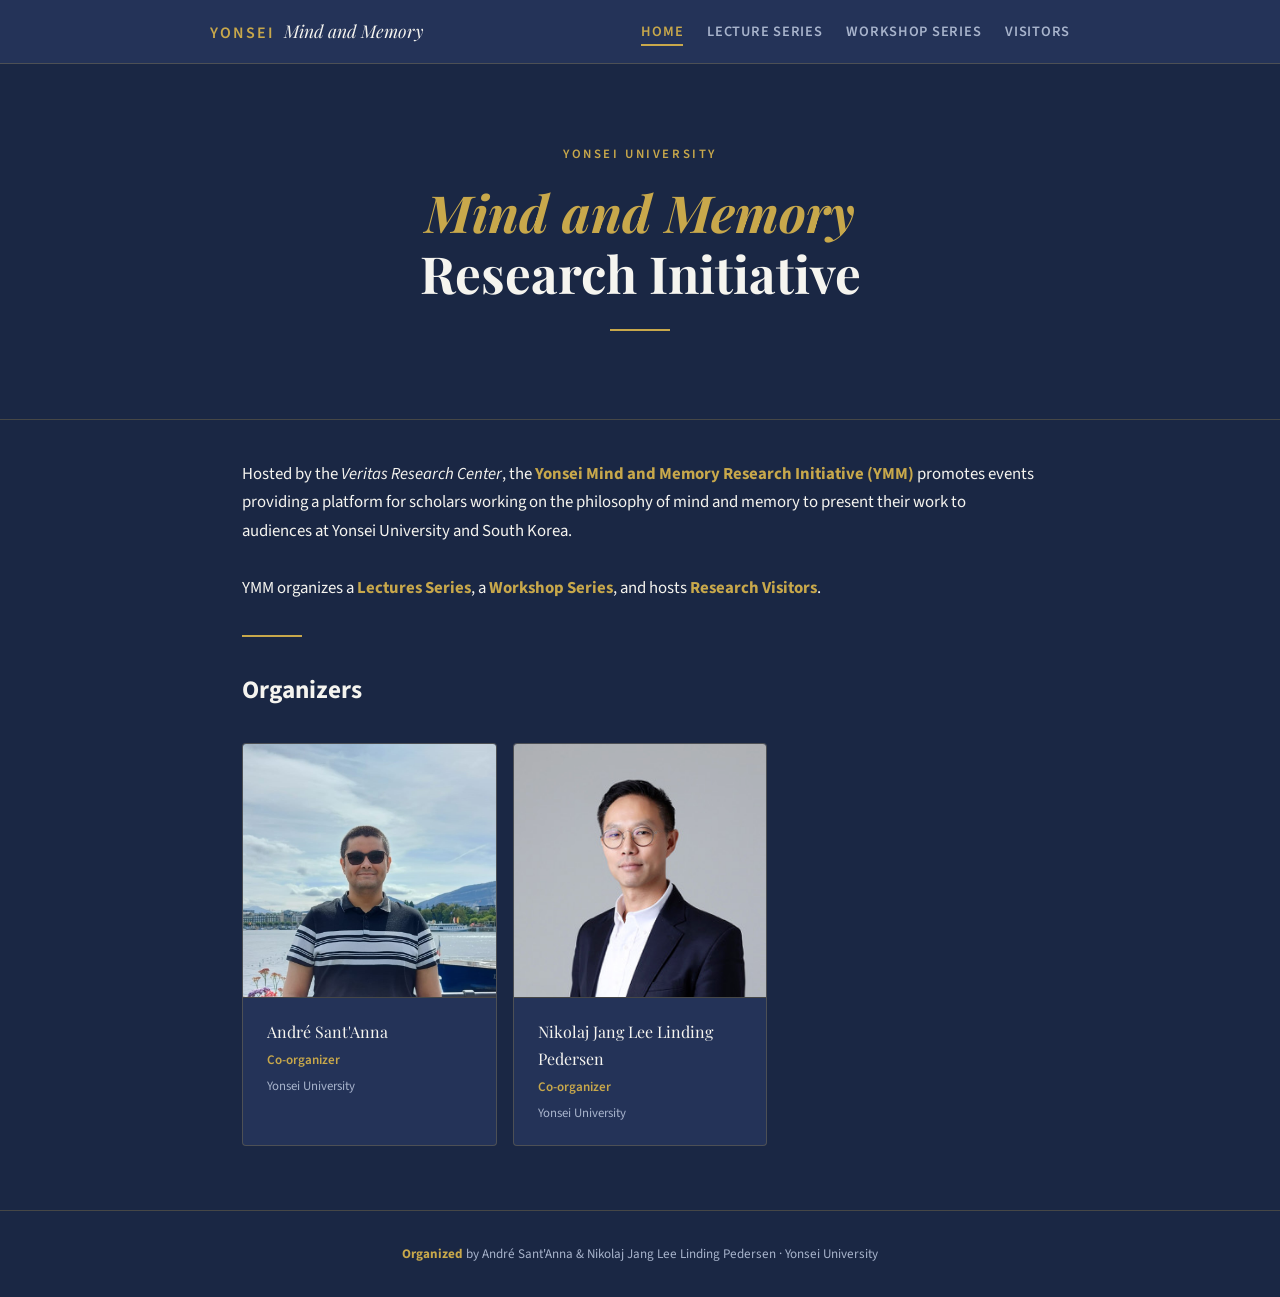
<file: index.html>
<!DOCTYPE html>
<html lang="en">
<head>
  <meta charset="UTF-8" />
  <meta name="viewport" content="width=device-width, initial-scale=1.0" />
  <title>Yonsei Mind & Memory Research Initiative</title>
  <link rel="stylesheet" href="css/style.css" />
  <link rel="icon" type="image/x-icon" href="./images/yonsei-logo.png">
</head>
<body>

  <!-- ── Hero ── -->
  <section class="hero">
    <p class="eyebrow">Yonsei University</p>
    <h1><em>Mind and Memory</em><br>Research Initiative</h1>
    <hr class="gold-rule" />
  </section>

<div class="container">
      <p style="padding-top:40px;">
	Hosted by the <I>Veritas Research Center</I>, the <span class="gold">Yonsei Mind and Memory Research Initiative (YMM)</span> promotes events providing a platform for scholars working on the philosophy of mind and memory to present their work to audiences at Yonsei University and South Korea.

	<br /><br />

	YMM organizes a <a class="gold" href="lecture.html">Lectures Series</a>, a <a class="gold" href="workshop.html">Workshop Series</a>, and hosts <a class="gold" href="visitors.html">Research Visitors</a>. 	

      </p>

      <hr class="gold-rule" style="margin: 2rem 0;" />

	<h2>Organizers</h2>

	<div class="organizers-grid">

        <div class="organizer-card">
          <div class="headshot-placeholder"><img src="images/santanna.jpg" alt="André Sant'Anna" class="headshot" /></div>
          <div class="card-body">
            <p class="name">André Sant'Anna</p>
            <p class="role">Co-organizer</p>
            <p class="affil">Yonsei University</p>
          </div>
        </div>

        <div class="organizer-card">
          <div class="headshot-placeholder"><img src="images/pedersen.png" alt="Nikolaj Jang Lee Linding Pedersen" class="headshot" /></div>
          <div class="card-body">
            <p class="name">Nikolaj Jang Lee Linding Pedersen</p>
            <p class="role">Co-organizer</p>
            <p class="affil">Yonsei University</p>
          </div>
        </div>

</div> 

  <script src="js/nav.js"></script>
  <script>
    function toggleAbstract(btn) {
      const abstract = btn.previousElementSibling;
      const collapsed = abstract.classList.toggle('collapsed');
      btn.textContent = collapsed ? 'Read more ↓' : 'Read less ↑';
    }
  </script>

</body>
</html>
</file>
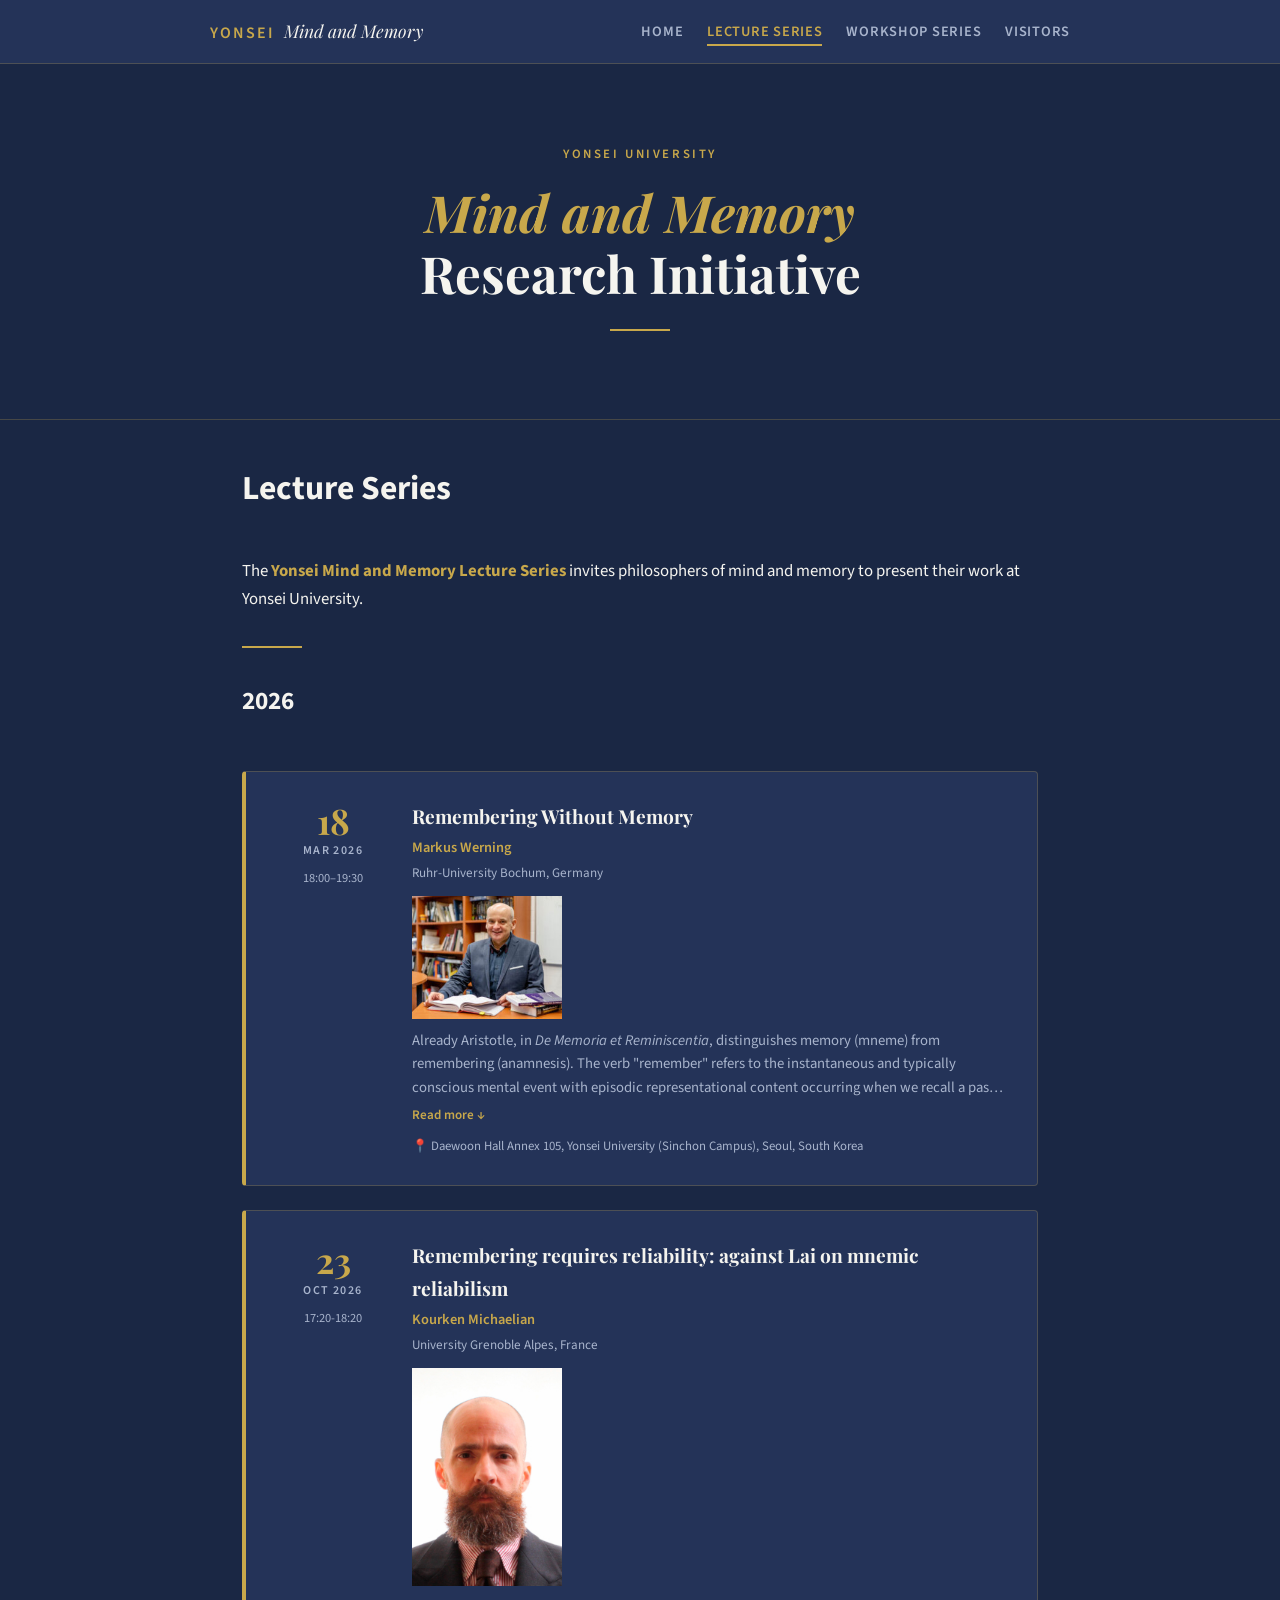
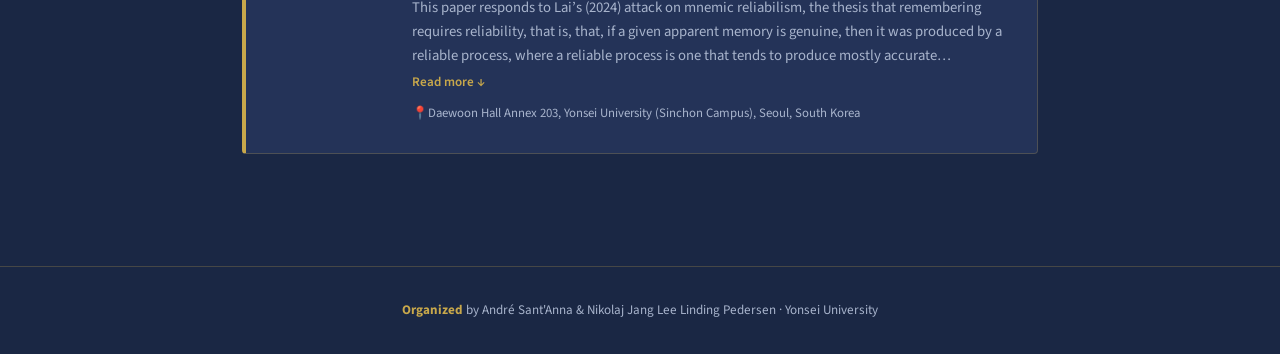
<file: lecture.html>
<!DOCTYPE html>
<html lang="en">
<head>
  <meta charset="UTF-8" />
  <meta name="viewport" content="width=device-width, initial-scale=1.0" />
  <title>Yonsei Mind & Memory Research Initiative - Lecture Series</title>
  <link rel="stylesheet" href="./css/style.css" />
  <link rel="icon" type="image/x-icon" href="./images/yonsei-logo.png">
</head>
<body>

  <!-- ── Hero ── -->
  <section class="hero">
    <p class="eyebrow">Yonsei University</p>
    <h1><em>Mind and Memory</em><br>Research Initiative</h1>
    <hr class="gold-rule" />
  </section>

<div class="container">

	<h1 style="padding-top:40px;">Lecture Series</h1>
		  
      <p style="padding-top:40px;">

	The <span class="gold">Yonsei Mind and Memory Lecture Series</span> invites philosophers of mind and memory to present their work at Yonsei University.

      </p>

<hr class="gold-rule" style="margin: 2rem 0;" />

	<h2>2026</h2>

</div> 

  <!-- ── Talks List ── -->
  <main class="container">
    <div class="talks-list">

      <!-- Talk 1 -->
      <article class="talk-card">
        <div class="date-block">
          <div class="day">18</div>
          <div class="month">Mar 2026</div>
          <div class="time">18:00–19:30</div>
        </div>
        <div class="talk-info">
          <h3>Remembering Without Memory</h3>
          <p class="speaker">Markus Werning</p>
          <p class="affiliation">Ruhr-University Bochum, Germany</p>
	  <img src="../images/werning.jpg" width="150px" style="margin-bottom:10px;" />
          <p class="abstract collapsed">
            Already Aristotle, in <em>De Memoria et Reminiscentia</em>, distinguishes memory (mneme) from remembering (anamnesis). The verb "remember" refers to the instantaneous and typically conscious mental event with episodic representational content occurring when we recall a past scenario. The noun "memory", in contrast, denotes a representational but typically non-conscious mental state that perdures over time. In this paper, Werning argues that remembering goes without memory and still generates knowledge about scenarios experienced in the past. The reliable construction of a scenario of the past in remembering is due to an interaction of minimal, i.e. non-representational traces, and statistical regularities acquired over the lifetime.
          </p>
          <button class="toggle-abstract" onclick="toggleAbstract(this)">Read more ↓</button>
          <p style="font-size:0.8rem; color:var(--text-muted); margin-top:0.75rem;">📍 Daewoon Hall Annex 105, Yonsei University (Sinchon Campus), Seoul, South Korea</p>
        </div>
      </article>


    <!-- Talk 1 -->
      <article class="talk-card">
        <div class="date-block">
          <div class="day">23</div>
          <div class="month">Oct 2026</div>
          <div class="time">17:20-18:20</div>
        </div>
        <div class="talk-info">
          <h3>Remembering requires reliability: against Lai on mnemic reliabilism</h3>
          <p class="speaker">Kourken Michaelian</p>
          <p class="affiliation">University Grenoble Alpes, France</p>
	  <img src="../images/michaelian.jpg" width="150px" style="margin-bottom:10px;" />
          <p class="abstract collapsed">
            This paper responds to Lai’s (2024) attack on mnemic reliabilism, the thesis that remembering requires reliability, that is, that, if a given apparent memory is genuine, then it was produced by a reliable process, where a reliable process is one that tends to produce mostly accurate representations. Lai’s argument against mnemic reliabilism unfolds in two stages: he first attempts to show that remembering does not require reliability in memory-impaired subjects, such as Alzheimer’s disease patients, and then attempts to show that remembering does not require reliability in non-memory-impaired subjects, such as the participants in certain psychology experiments. The paper begins by arguing that the first stage of Lai’s argument goes wrong by presupposing that a single process is responsible for producing Alzheimer’s disease patients’ apparent memories. It goes on to argue that the second stage of his argument goes wrong by overlooking the fact that the process that produces experimental participants’ apparent memories tends to produce mostly accurate representations outside of the psychology lab. The paper concludes with a discussion of theses regarding the relationship between reliability and remembering related to but distinct from mnemic reliabilism.
          </p>
          <button class="toggle-abstract" onclick="toggleAbstract(this)">Read more ↓</button>
          <p style="font-size:0.8rem; color:var(--text-muted); margin-top:0.75rem;">📍Daewoon Hall Annex 203, Yonsei University (Sinchon Campus), Seoul, South Korea</p>
        </div>
      </article>

    </div>
  </main>

  <script src="./js/nav.js"></script>
  <script>
    function toggleAbstract(btn) {
      const abstract = btn.previousElementSibling;
      const collapsed = abstract.classList.toggle('collapsed');
      btn.textContent = collapsed ? 'Read more ↓' : 'Read less ↑';
    }
  </script>

</body>
</html>
</file>
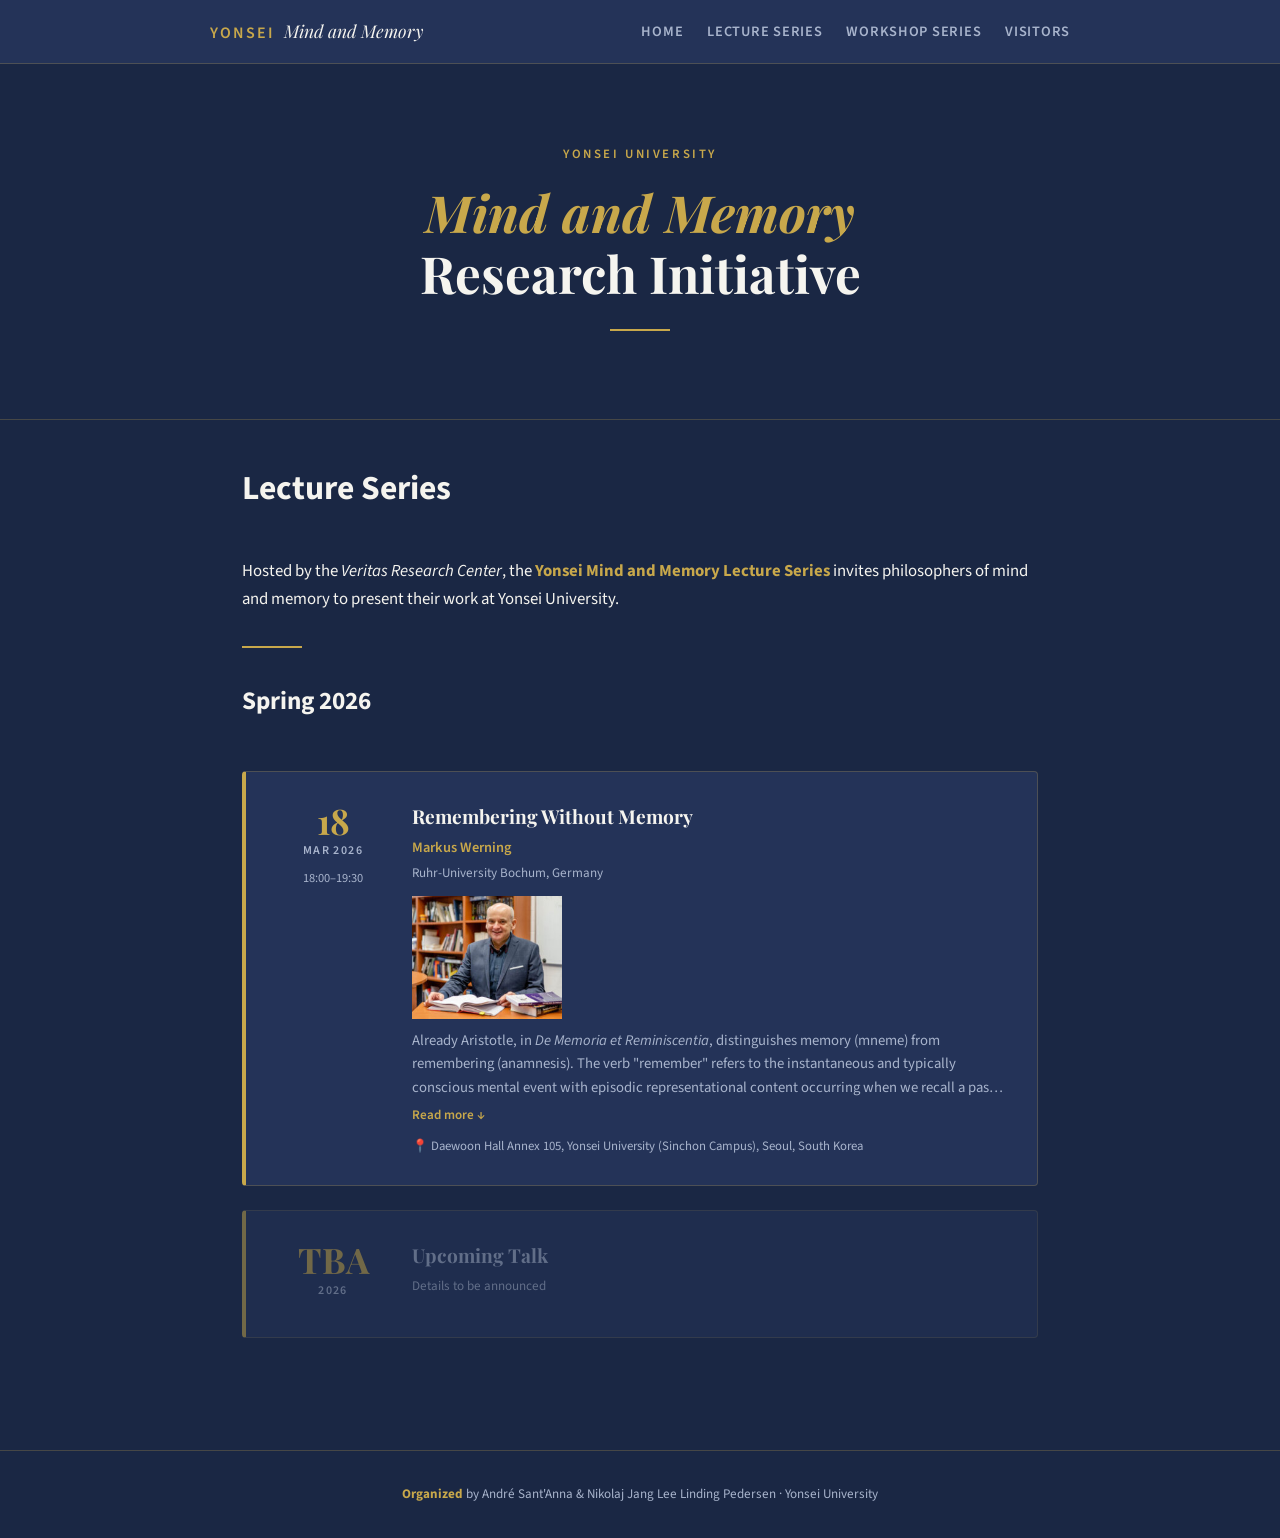
<file: lectureseries.html>
<!DOCTYPE html>
<html lang="en">
<head>
  <meta charset="UTF-8" />
  <meta name="viewport" content="width=device-width, initial-scale=1.0" />
  <title>Yonsei Mind & Memory Research Initiative - Lecture Series</title>
  <link rel="stylesheet" href="./css/style.css" />
</head>
<body>

  <!-- ── Hero ── -->
  <section class="hero">
    <p class="eyebrow">Yonsei University</p>
    <h1><em>Mind and Memory</em><br>Research Initiative</h1>
    <hr class="gold-rule" />
  </section>

<div class="container">

	<h1 style="padding-top:40px;">Lecture Series</h1>
		  
      <p style="padding-top:40px;">

	Hosted by the <em>Veritas Research Center</em>, the <span class="gold">Yonsei Mind and Memory Lecture Series</span> invites philosophers of mind and memory to present their work at Yonsei University.

      </p>

<hr class="gold-rule" style="margin: 2rem 0;" />

	<h2>Spring 2026</h2>

</div> 

  <!-- ── Talks List ── -->
  <main class="container">
    <div class="talks-list">

      <!-- Talk 1 -->
      <article class="talk-card">
        <div class="date-block">
          <div class="day">18</div>
          <div class="month">Mar 2026</div>
          <div class="time">18:00–19:30</div>
        </div>
        <div class="talk-info">
          <h3>Remembering Without Memory</h3>
          <p class="speaker">Markus Werning</p>
          <p class="affiliation">Ruhr-University Bochum, Germany</p>
	  <img src="../images/werning.jpg" width="150px" style="margin-bottom:10px;" />
          <p class="abstract collapsed">
            Already Aristotle, in <em>De Memoria et Reminiscentia</em>, distinguishes memory (mneme) from remembering (anamnesis). The verb "remember" refers to the instantaneous and typically conscious mental event with episodic representational content occurring when we recall a past scenario. The noun "memory", in contrast, denotes a representational but typically non-conscious mental state that perdures over time. In this paper, Werning argues that remembering goes without memory and still generates knowledge about scenarios experienced in the past. The reliable construction of a scenario of the past in remembering is due to an interaction of minimal, i.e. non-representational traces, and statistical regularities acquired over the lifetime.
          </p>
          <button class="toggle-abstract" onclick="toggleAbstract(this)">Read more ↓</button>
          <p style="font-size:0.8rem; color:var(--text-muted); margin-top:0.75rem;">📍 Daewoon Hall Annex 105, Yonsei University (Sinchon Campus), Seoul, South Korea</p>
        </div>
      </article>

      <!-- Placeholder: Talk 2 -->
      <article class="talk-card" style="opacity:0.5;">
        <div class="date-block">
          <div class="day">TBA</div>
          <div class="month">2026</div>
        </div>
        <div class="talk-info">
          <h3 style="color:var(--text-muted);">Upcoming Talk</h3>
          <p class="affiliation">Details to be announced</p>
        </div>
      </article>

    </div>
  </main>

  <script src="./js/nav.js"></script>
  <script>
    function toggleAbstract(btn) {
      const abstract = btn.previousElementSibling;
      const collapsed = abstract.classList.toggle('collapsed');
      btn.textContent = collapsed ? 'Read more ↓' : 'Read less ↑';
    }
  </script>

</body>
</html>
</file>
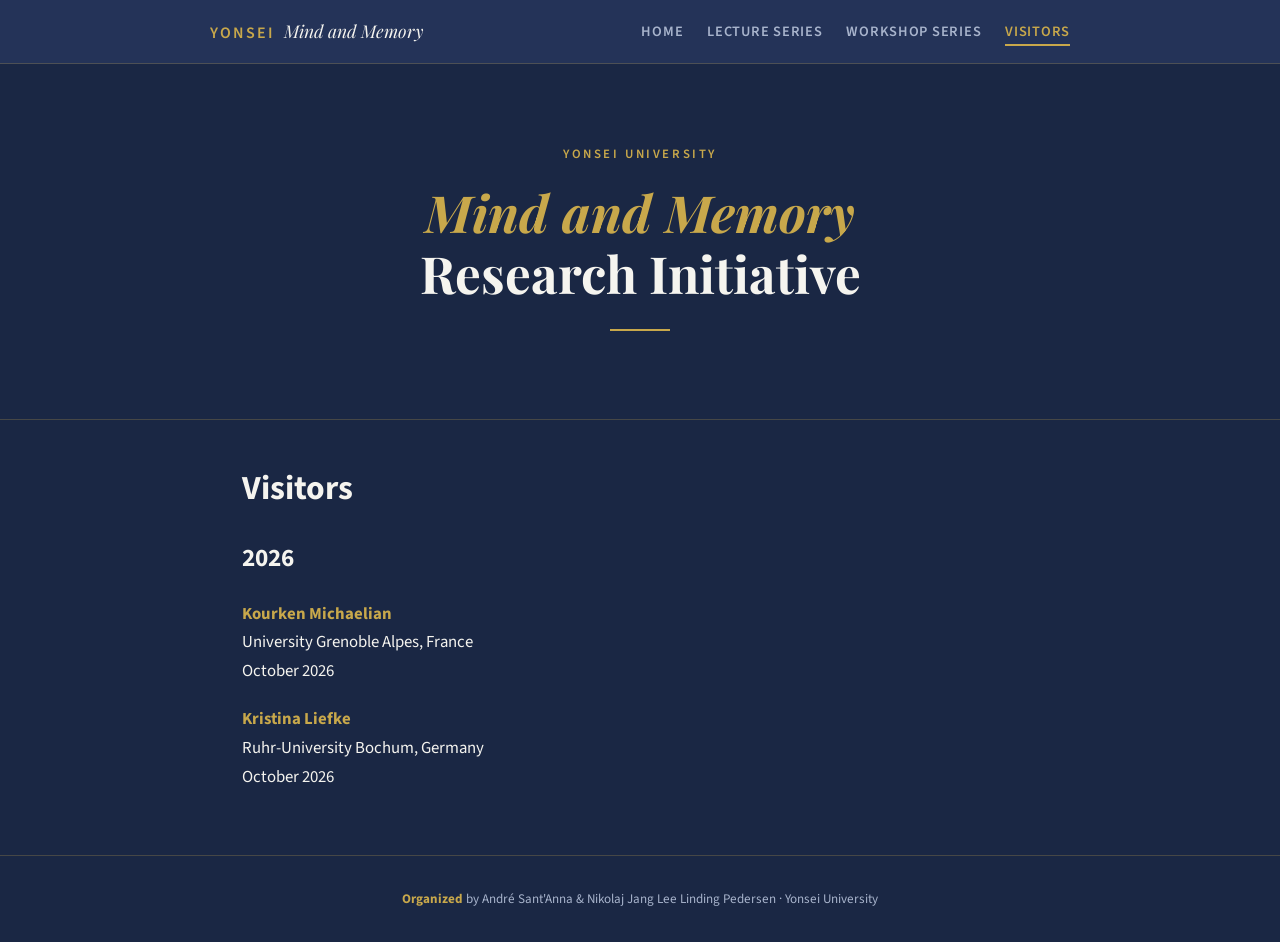
<file: visitors.html>
<!DOCTYPE html>
<html lang="en">
<head>
  <meta charset="UTF-8" />
  <meta name="viewport" content="width=device-width, initial-scale=1.0" />
  <title>Yonsei Mind & Memory Research Initiative - Visitors</title>
  <link rel="stylesheet" href="./css/style.css" />
  <link rel="icon" type="image/x-icon" href="./images/yonsei-logo.png">
</head>
<body>

  <!-- ── Hero ── -->
  <section class="hero">
    <p class="eyebrow">Yonsei University</p>
    <h1><em>Mind and Memory</em><br>Research Initiative</h1>
    <hr class="gold-rule" />
  </section>

<div class="container">

	<h1 style="padding-top:40px;">Visitors</h1>

		<h2 style="padding-top:20px;">2026</h2>
	
      			<p style="padding-top:20px;">
				<a class="gold" href="https://mnemosim.org/">Kourken Michaelian</a> <br />
				University Grenoble Alpes, France <br />
				October 2026
      			</p>

			<p style="padding-top:20px;">
				<a class="gold" href="https://www.pe.ruhr-uni-bochum.de/philosophie/ii/phil-inf/index.html.en">Kristina Liefke</a> <br />
				Ruhr-University Bochum, Germany <br />
				October 2026
      			</p>

</div> 

  <script src="./js/nav.js"></script>
  <script>
    function toggleAbstract(btn) {
      const abstract = btn.previousElementSibling;
      const collapsed = abstract.classList.toggle('collapsed');
      btn.textContent = collapsed ? 'Read more ↓' : 'Read less ↑';
    }
  </script>

</body>
</html>
</file>
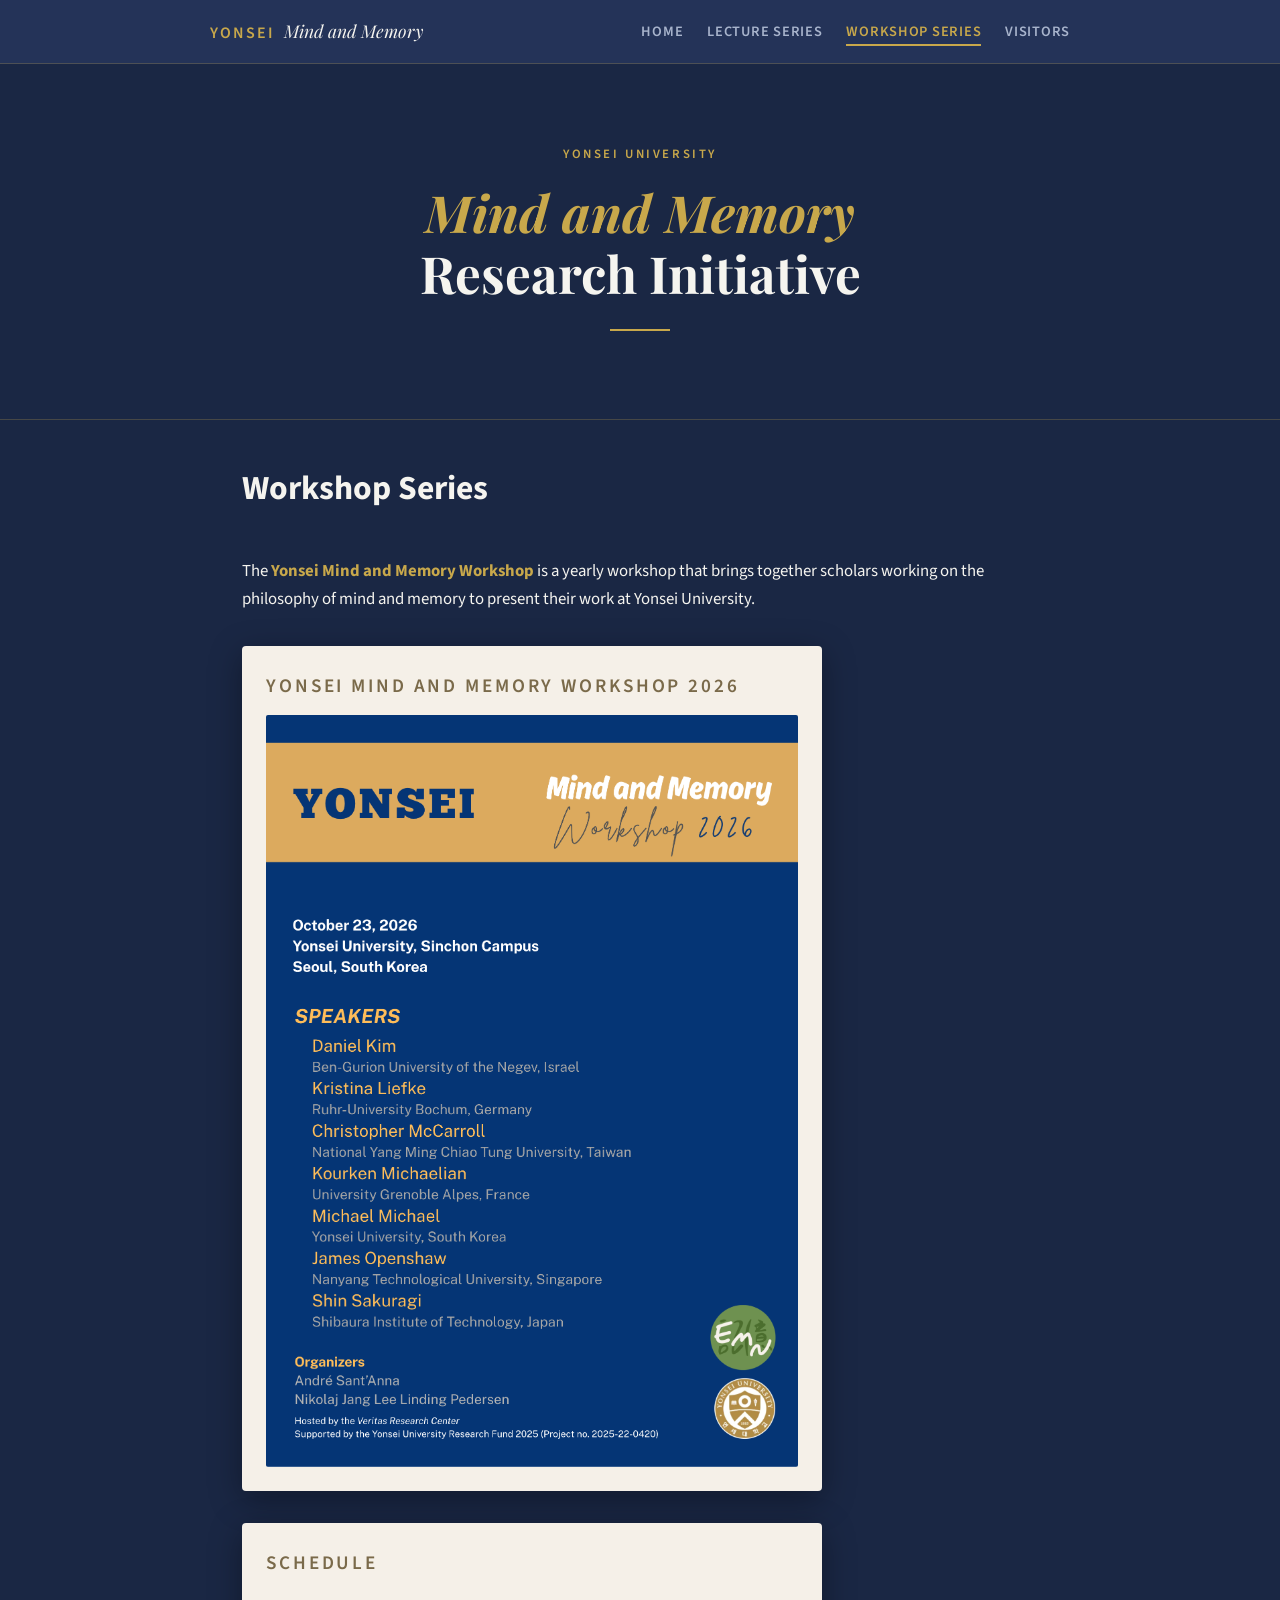
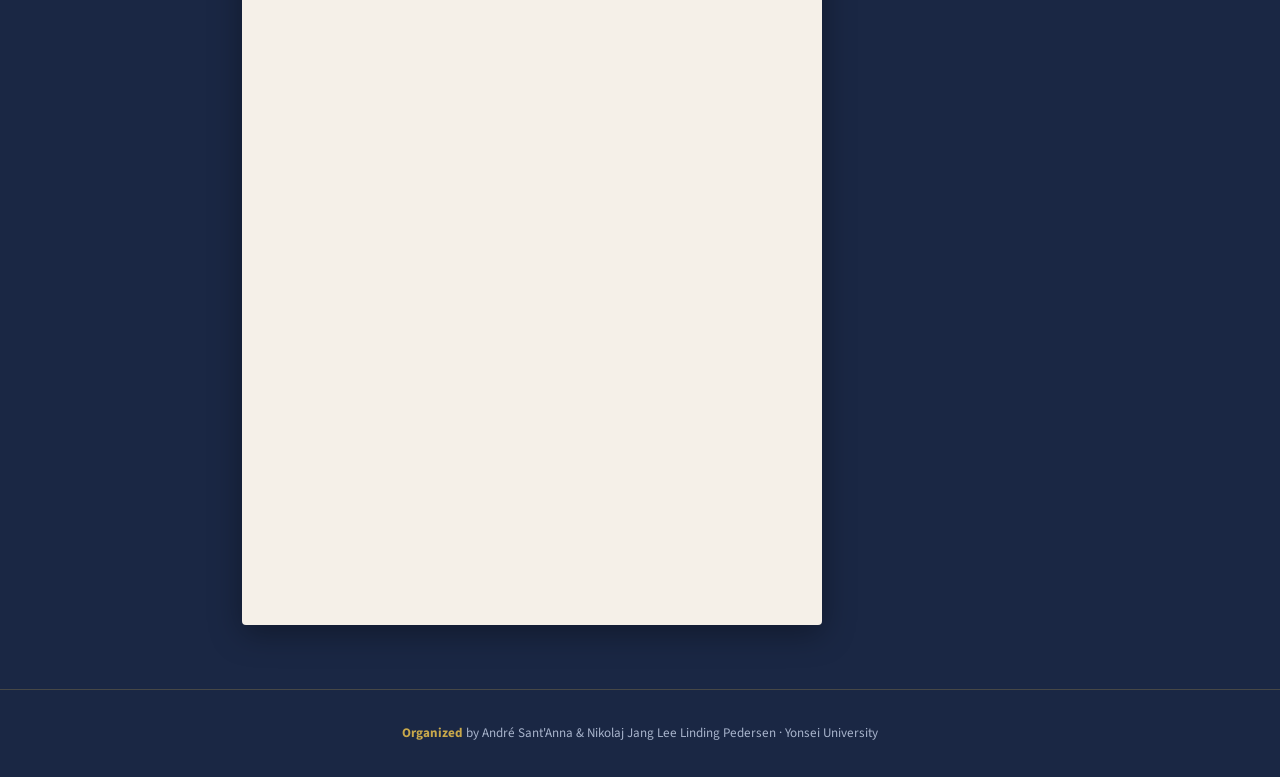
<file: workshop.html>
<!DOCTYPE html>
<html lang="en">
<head>
  <meta charset="UTF-8" />
  <meta name="viewport" content="width=device-width, initial-scale=1.0" />
  <title>Yonsei Mind & Memory Research Initiative - Workshop</title>
  <link rel="stylesheet" href="./css/style.css" />
  <link rel="icon" type="image/x-icon" href="./images/yonsei-logo.png">
</head>
<body>

  <!-- ── Hero ── -->
  <section class="hero">
    <p class="eyebrow">Yonsei University</p>
    <h1><em>Mind and Memory</em><br>Research Initiative</h1>
    <hr class="gold-rule" />
  </section>

<div class="container">

	<h1 style="padding-top:40px;">Workshop Series</h1>
	
      <p style="padding-top:40px;">
	The <span class="gold">Yonsei Mind and Memory Workshop</span> is a yearly workshop that brings together scholars working on the philosophy of mind and memory to present their work at Yonsei University.

      </p>

      <div class="poster-frame">
        <p class="poster-label">Yonsei Mind and Memory Workshop 2026</p>
        <a href="files/YMMWS2026Poster.png" target="_blank">
          <img src="files/YMMWS2026Poster.png" alt="Yonsei Mind and Memory Workshop poster" />
        </a>
      </div>

      <div class="poster-frame">
        <p class="poster-label">Schedule</p>
        <iframe 
 		 src="files/YMMWS2026Schedule.pdf" 
 		 width="100%" 
 		 height="600px" 
 		 style="border: none;"
  		title="PDF Document">
  		<p>Your browser does not support iframes. Please <a href="path_to_your_file.pdf">download the PDF</a> to view it.</p>
	</iframe>
      </div>

</div>

  <script src="./js/nav.js"></script>
  <script>
    function toggleAbstract(btn) {
      const abstract = btn.previousElementSibling;
      const collapsed = abstract.classList.toggle('collapsed');
      btn.textContent = collapsed ? 'Read more ↓' : 'Read less ↑';
    }
  </script>

</body>
</html>
</file>
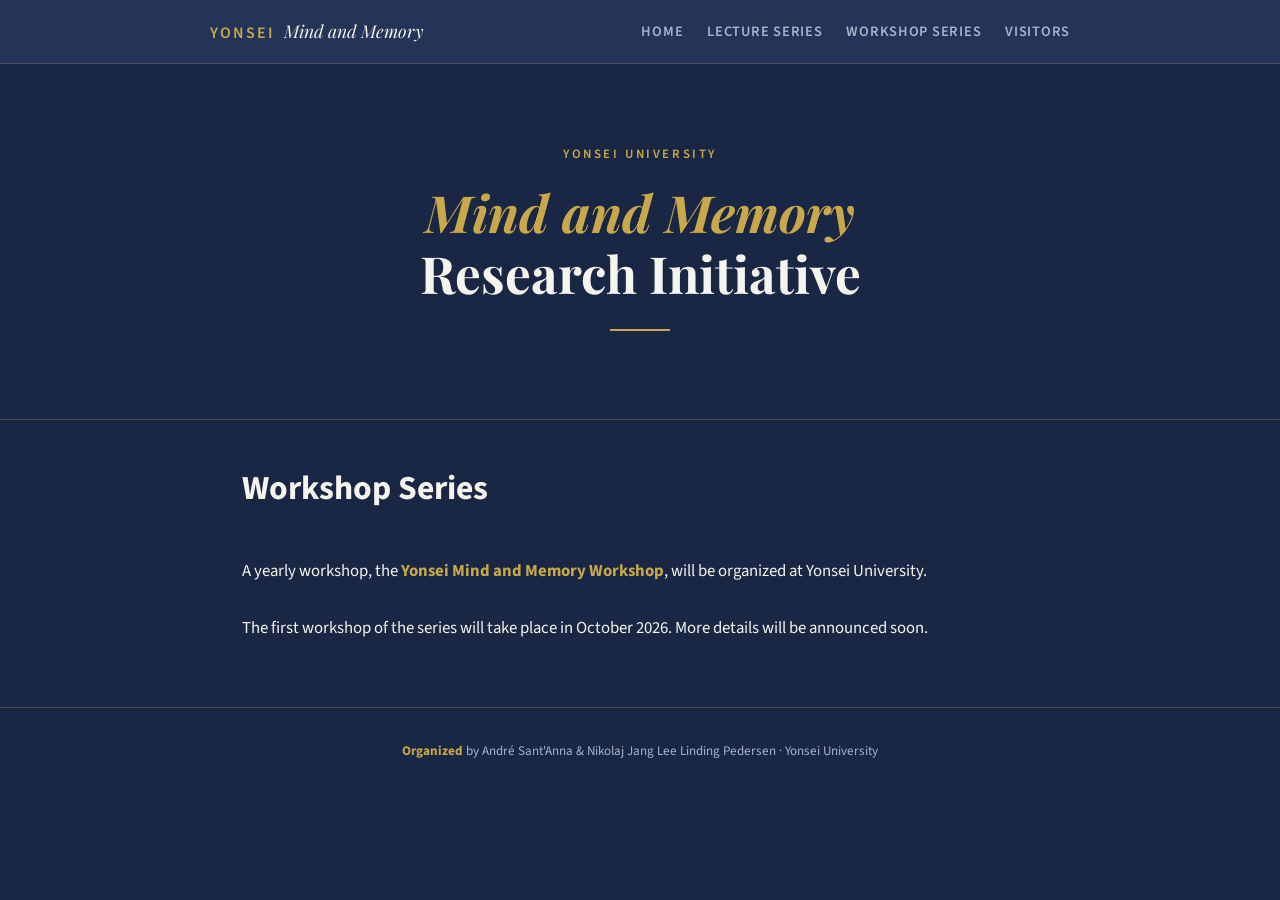
<file: workshopseries.html>
<!DOCTYPE html>
<html lang="en">
<head>
  <meta charset="UTF-8" />
  <meta name="viewport" content="width=device-width, initial-scale=1.0" />
  <title>Yonsei Mind & Memory Research Initiative - Workshop</title>
  <link rel="stylesheet" href="./css/style.css" />
</head>
<body>

  <!-- ── Hero ── -->
  <section class="hero">
    <p class="eyebrow">Yonsei University</p>
    <h1><em>Mind and Memory</em><br>Research Initiative</h1>
    <hr class="gold-rule" />
  </section>

<div class="container">

	<h1 style="padding-top:40px;">Workshop Series</h1>
	
      <p style="padding-top:40px;">
	A yearly workshop, the <span class="gold">Yonsei Mind and Memory Workshop</span>, will be organized at Yonsei University.

	<br /><br />

	The first workshop of the series will take place in October 2026. More details will be announced soon.

      </p>

</div> 

  <script src="./js/nav.js"></script>
  <script>
    function toggleAbstract(btn) {
      const abstract = btn.previousElementSibling;
      const collapsed = abstract.classList.toggle('collapsed');
      btn.textContent = collapsed ? 'Read more ↓' : 'Read less ↑';
    }
  </script>

</body>
</html>
</file>
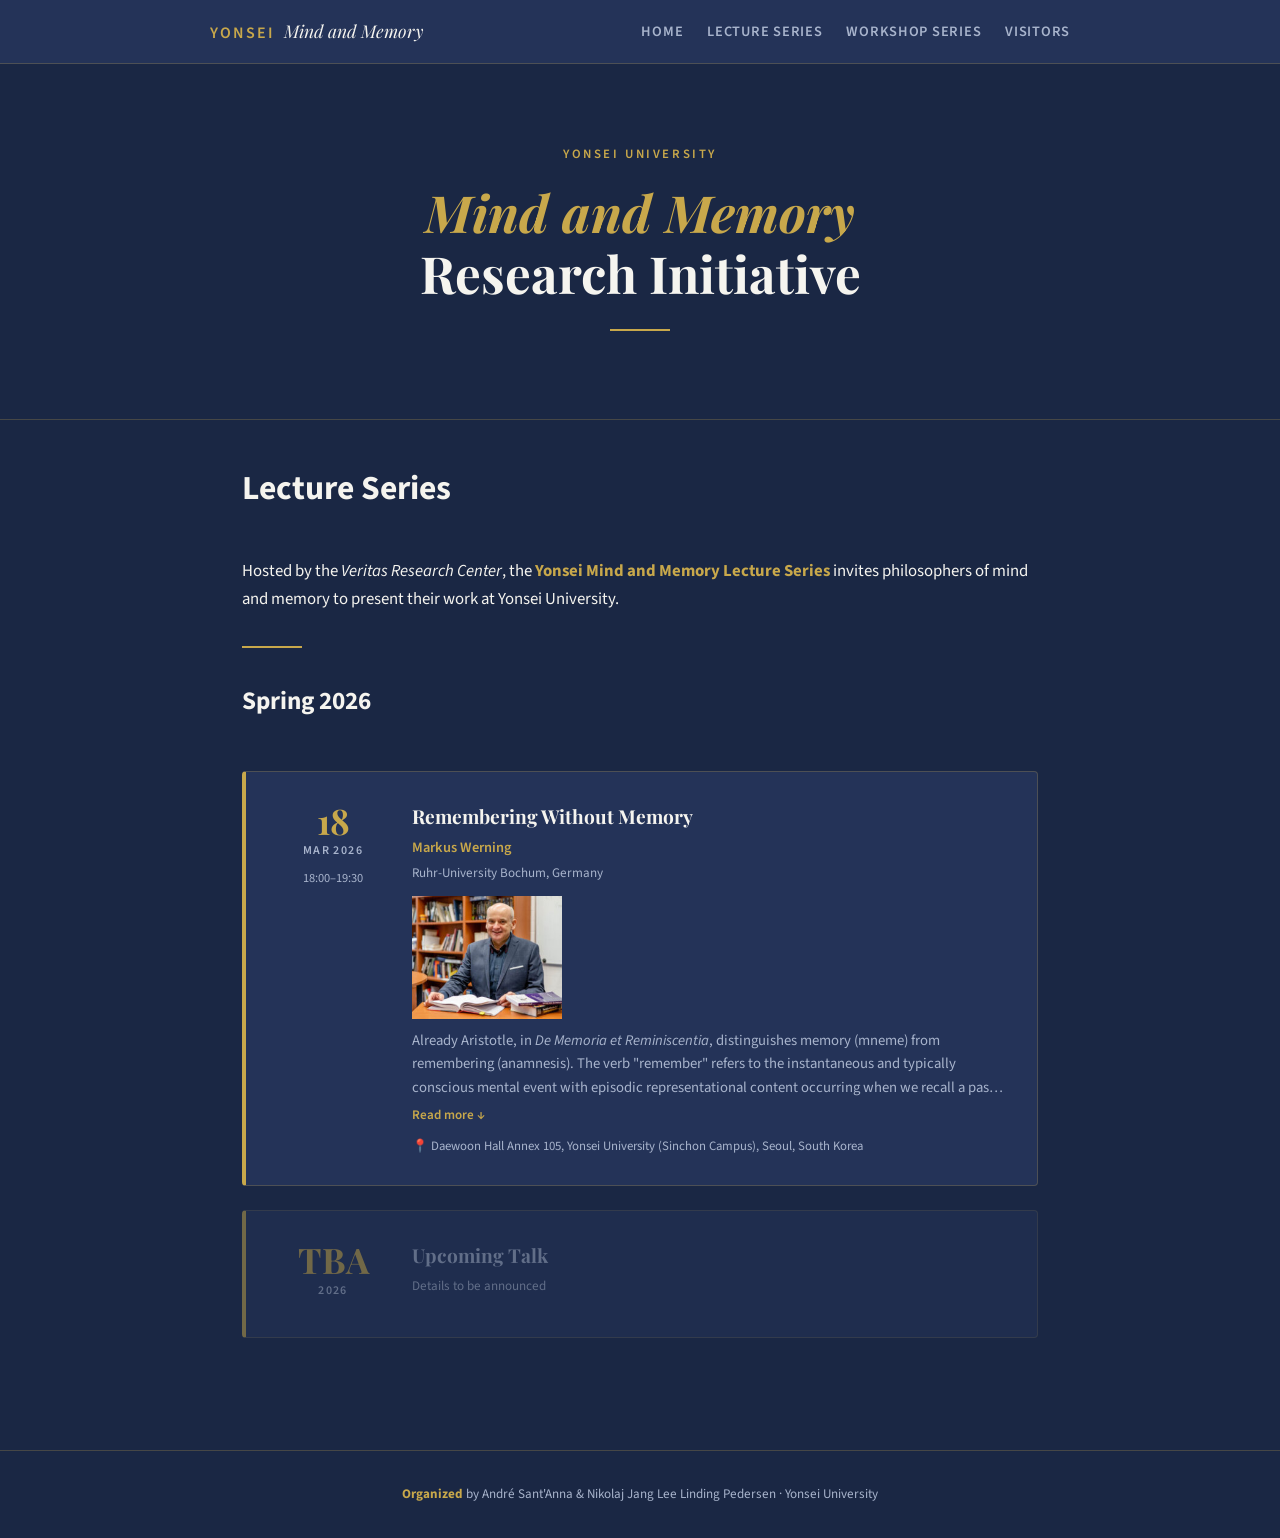
<file: pages/series.html>
<!DOCTYPE html>
<html lang="en">
<head>
  <meta charset="UTF-8" />
  <meta name="viewport" content="width=device-width, initial-scale=1.0" />
  <title>Yonsei Mind & Memory Research Initiative - Lecture Series</title>
  <link rel="stylesheet" href="../css/style.css" />
</head>
<body>

  <!-- ── Hero ── -->
  <section class="hero">
    <p class="eyebrow">Yonsei University</p>
    <h1><em>Mind and Memory</em><br>Research Initiative</h1>
    <hr class="gold-rule" />
  </section>

<div class="container">

	<h1 style="padding-top:40px;">Lecture Series</h1>
		  
      <p style="padding-top:40px;">

	Hosted by the <em>Veritas Research Center</em>, the <span class="gold">Yonsei Mind and Memory Lecture Series</span> invites philosophers of mind and memory to present their work at Yonsei University.

      </p>

<hr class="gold-rule" style="margin: 2rem 0;" />

	<h2>Spring 2026</h2>

</div> 

  <!-- ── Talks List ── -->
  <main class="container">
    <div class="talks-list">

      <!-- Talk 1 -->
      <article class="talk-card">
        <div class="date-block">
          <div class="day">18</div>
          <div class="month">Mar 2026</div>
          <div class="time">18:00–19:30</div>
        </div>
        <div class="talk-info">
          <h3>Remembering Without Memory</h3>
          <p class="speaker">Markus Werning</p>
          <p class="affiliation">Ruhr-University Bochum, Germany</p>
	  <img src="../images/werning.jpg" width="150px" style="margin-bottom:10px;" />
          <p class="abstract collapsed">
            Already Aristotle, in <em>De Memoria et Reminiscentia</em>, distinguishes memory (mneme) from remembering (anamnesis). The verb "remember" refers to the instantaneous and typically conscious mental event with episodic representational content occurring when we recall a past scenario. The noun "memory", in contrast, denotes a representational but typically non-conscious mental state that perdures over time. In this paper, Werning argues that remembering goes without memory and still generates knowledge about scenarios experienced in the past. The reliable construction of a scenario of the past in remembering is due to an interaction of minimal, i.e. non-representational traces, and statistical regularities acquired over the lifetime.
          </p>
          <button class="toggle-abstract" onclick="toggleAbstract(this)">Read more ↓</button>
          <p style="font-size:0.8rem; color:var(--text-muted); margin-top:0.75rem;">📍 Daewoon Hall Annex 105, Yonsei University (Sinchon Campus), Seoul, South Korea</p>
        </div>
      </article>

      <!-- Placeholder: Talk 2 -->
      <article class="talk-card" style="opacity:0.5;">
        <div class="date-block">
          <div class="day">TBA</div>
          <div class="month">2026</div>
        </div>
        <div class="talk-info">
          <h3 style="color:var(--text-muted);">Upcoming Talk</h3>
          <p class="affiliation">Details to be announced</p>
        </div>
      </article>

    </div>
  </main>

  <script src="../js/nav.js"></script>
  <script>
    function toggleAbstract(btn) {
      const abstract = btn.previousElementSibling;
      const collapsed = abstract.classList.toggle('collapsed');
      btn.textContent = collapsed ? 'Read more ↓' : 'Read less ↑';
    }
  </script>

</body>
</html>
</file>
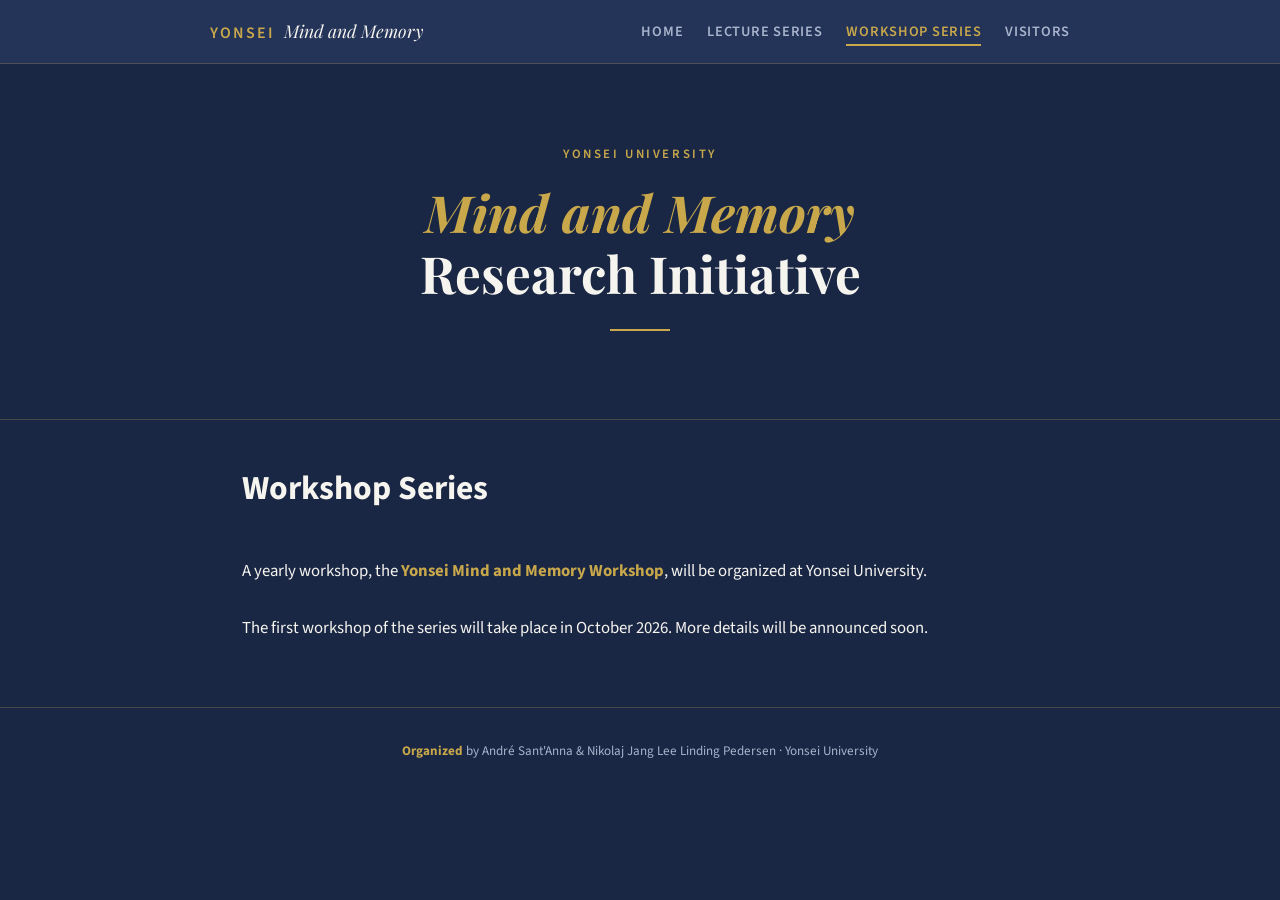
<file: pages/workshop.html>
<!DOCTYPE html>
<html lang="en">
<head>
  <meta charset="UTF-8" />
  <meta name="viewport" content="width=device-width, initial-scale=1.0" />
  <title>Yonsei Mind & Memory Research Initiative - Workshop</title>
  <link rel="stylesheet" href="../css/style.css" />
</head>
<body>

  <!-- ── Hero ── -->
  <section class="hero">
    <p class="eyebrow">Yonsei University</p>
    <h1><em>Mind and Memory</em><br>Research Initiative</h1>
    <hr class="gold-rule" />
  </section>

<div class="container">

	<h1 style="padding-top:40px;">Workshop Series</h1>
	
      <p style="padding-top:40px;">
	A yearly workshop, the <span class="gold">Yonsei Mind and Memory Workshop</span>, will be organized at Yonsei University.

	<br /><br />

	The first workshop of the series will take place in October 2026. More details will be announced soon.

      </p>

</div> 

  <script src="../js/nav.js"></script>
  <script>
    function toggleAbstract(btn) {
      const abstract = btn.previousElementSibling;
      const collapsed = abstract.classList.toggle('collapsed');
      btn.textContent = collapsed ? 'Read more ↓' : 'Read less ↑';
    }
  </script>

</body>
</html>
</file>
<file: css/style.css>
/* =============================================
   YONSEI MIND & MEMORY LECTURE SERIES
   - Deep navy / dark blue backgrounds
   - Gold/amber accent (#C8A84B)
   - Clean white text
   - Serif + sans-serif pairing
   ============================================= */

@import url('https://fonts.googleapis.com/css2?family=Playfair+Display:ital,wght@0,400;0,700;1,400&family=Source+Sans+3:wght@300;400;600&display=swap');

/* ── CSS Variables ── */
:root {
  --navy:       #1a2744;
  --navy-light: #243358;
  --gold:       #c8a84b;
  --gold-light: #dfc27a;
  --white:      #f5f4ef;
  --text-muted: #a8b4cc;
  --border:     rgba(200, 168, 75, 0.25);
  --font-display: 'Playfair Display', Georgia, serif;
  --font-body:    'Source Sans 3', sans-serif;
  --max-width: 860px;
  --spacing: 2rem;
}

/* ── Reset & Base ── */
*, *::before, *::after { box-sizing: border-box; margin: 0; padding: 0; }

html { scroll-behavior: smooth; }

body {
  background-color: var(--navy);
  color: var(--white);
  font-family: var(--font-body);
  font-size: 1.05rem;
  line-height: 1.7;
  min-height: 100vh;
}

a { color: var(--gold); text-decoration: none; transition: color 0.2s; }
a:hover { color: var(--gold-light); }

img { max-width: 100%; display: block; }

/* ── Layout ── */
.container {
  max-width: var(--max-width);
  margin: 0 auto;
  padding: 0 var(--spacing);
}

/* ── Site Header / Nav ── */
.site-header {
  background-color: var(--navy-light);
  border-bottom: 1px solid var(--border);
  padding: 1rem var(--spacing);
  position: relative;
  z-index: 100;
}

.site-header .inner {
  max-width: var(--max-width);
  margin: 0 auto;
  display: flex;
  align-items: center;
  justify-content: space-between;
  gap: 0.75rem;
}

.site-logo {
  display: flex;
  align-items: baseline;
  gap: 0.6rem;
  text-decoration: none;
}

.site-logo .institution {
  font-family: var(--font-body);
  font-weight: 600;
  font-size: 1.0rem;
  letter-spacing: 0.12em;
  text-transform: uppercase;
  color: var(--gold);
}

.site-logo .series-name {
  font-family: var(--font-display);
  font-style: italic;
  font-size: 1.1rem;
  color: var(--white);
}

/* Desktop nav */
.site-nav-wrapper { display: flex; }

.site-nav {
  display: flex;
  gap: 1.5rem;
  list-style: none !important;
  padding: 0;
  margin: 0;
}

.site-nav a {
  font-size: 0.9rem;
  font-weight: 600;
  letter-spacing: 0.05em;
  text-transform: uppercase;
  color: var(--text-muted);
  padding-bottom: 2px;
  border-bottom: 2px solid transparent;
  transition: color 0.2s, border-color 0.2s;
}

.site-nav a:hover,
.site-nav a.active {
  color: var(--gold);
  border-color: var(--gold);
}

/* Hamburger button — hidden on desktop */
.nav-toggle {
  display: none;
  flex-direction: column;
  justify-content: center;
  gap: 5px;
  background: none;
  border: none;
  cursor: pointer;
  padding: 4px;
  width: 32px;
  height: 32px;
}

.nav-toggle span {
  display: block;
  width: 22px;
  height: 2px;
  background: var(--white);
  border-radius: 2px;
  transition: transform 0.25s, opacity 0.25s;
  transform-origin: center;
}

/* Animate to X when open */
.nav-toggle[aria-expanded="true"] span:nth-child(1) {
  transform: translateY(7px) rotate(45deg);
}
.nav-toggle[aria-expanded="true"] span:nth-child(2) {
  opacity: 0;
}
.nav-toggle[aria-expanded="true"] span:nth-child(3) {
  transform: translateY(-7px) rotate(-45deg);
}

/* Mobile nav */
@media (max-width: 768px) {
  .nav-toggle { display: flex; }

  .site-nav-wrapper {
    display: none;
    position: absolute;
    top: 100%;
    left: 0;
    right: 0;
    background: var(--navy-light);
    border-top: 1px solid var(--border);
    border-bottom: 1px solid var(--border);
    padding: 1rem var(--spacing);
  }

  .site-nav-wrapper.open { display: flex; }

  .site-nav {
    flex-direction: column;
    gap: 0;
    width: 100%;
  }

  .site-nav li {
    border-bottom: 1px solid var(--border);
  }

  .site-nav li:last-child { border-bottom: none; }

  .site-nav a {
    display: block;
    padding: 0.75rem 0;
    border-bottom: none;
    font-size: 1rem;
  }

  .site-nav a.active { color: var(--gold); }
}

/* ── Hero ── */
.hero {
  padding: 5rem var(--spacing) 4rem;
  text-align: center;
  border-bottom: 1px solid var(--border);
}

.hero .eyebrow {
  font-size: 0.8rem;
  font-weight: 600;
  letter-spacing: 0.2em;
  text-transform: uppercase;
  color: var(--gold);
  margin-bottom: 1rem;
}

.hero h1 {
  font-family: var(--font-display);
  font-size: clamp(2rem, 5vw, 3.2rem);
  font-weight: 700;
  line-height: 1.2;
  color: var(--white);
  margin-bottom: 0.75rem;
}

.hero h1 em {
  font-style: italic;
  color: var(--gold);
}

.hero .subtitle {
  font-size: 1.05rem;
  color: var(--text-muted);
  max-width: 520px;
  margin: 0 auto 2rem;
}

/* ── Gold Divider ── */
.gold-rule {
  width: 60px;
  height: 2px;
  background: var(--gold);
  margin: 1.5rem auto;
  border: none;
}

/* ── Section Titles ── */
.section-title {
  font-family: var(--font-display);
  font-size: 1.6rem;
  font-weight: 700;
  color: var(--white);
  margin-bottom: 0.3rem;
}

.section-title em { font-style: italic; color: var(--gold); }

/* ── Talk Cards ── */
.talks-list {
  display: flex;
  flex-direction: column;
  gap: 1.5rem;
  padding: 3rem 0;
}

.talk-card {
  background: var(--navy-light);
  border: 1px solid var(--border);
  border-left: 4px solid var(--gold);
  border-radius: 4px;
  padding: 1.75rem 2rem;
  display: grid;
  grid-template-columns: 110px 1fr;
  gap: 1.5rem;
  transition: background 0.2s;
}

.talk-card:hover { background: #2a3d62; }

.talk-card .date-block {
  text-align: center;
  padding-top: 0.2rem;
}

.talk-card .date-block .day {
  font-family: var(--font-display);
  font-size: 2.2rem;
  font-weight: 700;
  color: var(--gold);
  line-height: 1;
}

.talk-card .date-block .month {
  font-size: 0.75rem;
  font-weight: 600;
  letter-spacing: 0.12em;
  text-transform: uppercase;
  color: var(--text-muted);
  margin-top: 0.2rem;
}

.talk-card .date-block .time {
  font-size: 0.78rem;
  color: var(--text-muted);
  margin-top: 0.4rem;
}

.talk-card .talk-info h3 {
  font-family: var(--font-display);
  font-size: 1.2rem;
  font-weight: 700;
  color: var(--white);
  margin-bottom: 0.2rem;
}

.talk-card .talk-info .speaker {
  font-size: 0.9rem;
  font-weight: 600;
  color: var(--gold);
  margin-bottom: 0.1rem;
}

.talk-card .talk-info .affiliation {
  font-size: 0.82rem;
  color: var(--text-muted);
  margin-bottom: 0.75rem;
}

.talk-card .talk-info .abstract {
  font-size: 0.92rem;
  color: var(--text-muted);
  line-height: 1.6;
}

.talk-card .talk-info .abstract.collapsed {
  display: -webkit-box;
  -webkit-line-clamp: 3;
  -webkit-box-orient: vertical;
  overflow: hidden;
}

.toggle-abstract {
  background: none;
  border: none;
  color: var(--gold);
  font-family: var(--font-body);
  font-size: 0.82rem;
  font-weight: 600;
  cursor: pointer;
  padding: 0.4rem 0 0;
  display: block;
  transition: color 0.2s;
}
.toggle-abstract:hover { color: var(--gold-light); }

/* ── About Page ── */
.about-section {
  padding: 4rem 0;
  max-width: 660px;
}

.about-section p { margin-bottom: 1.25rem; color: var(--text-muted); }
.about-section p:first-of-type { color: var(--white); font-size: 1.1rem; }

.organizers-grid {
  display: grid;
  grid-template-columns: repeat(auto-fill, minmax(220px, 1fr));
  gap: 1rem;
  margin-top: 2rem;
}

.organizer-card {
  background: var(--navy-light);
  border: 1px solid var(--border);
  border-radius: 4px;
  overflow: hidden;
}

.organizer-card .headshot {
  width: 100%;
  aspect-ratio: 1 / 1;
  object-fit: cover;
  object-position: top;
  display: block;
  background: var(--navy);
}

/* Placeholder shown when no image is provided */
.organizer-card .headshot-placeholder {
  width: 100%;
  aspect-ratio: 1 / 1;
  background: var(--navy);
  display: flex;
  align-items: center;
  justify-content: center;
  color: var(--text-muted);
  font-size: 0.78rem;
  letter-spacing: 0.08em;
  text-transform: uppercase;
  border-bottom: 1px solid var(--border);
}

.organizer-card .card-body {
  padding: 1.25rem 1.5rem;
}

.organizer-card .name {
  font-family: var(--font-display);
  font-size: 1rem;
  color: var(--white);
  margin-bottom: 0.25rem;
}

.organizer-card .role {
  font-size: 0.82rem;
  color: var(--gold);
  font-weight: 600;
  margin-bottom: 0.25rem;
}

.organizer-card .affil {
  font-size: 0.8rem;
  color: var(--text-muted);
}

/* ── Venue Info ── */
.venue-info {
  background: var(--navy-light);
  border: 1px solid var(--border);
  border-radius: 4px;
  padding: 1.5rem 2rem;
  margin-top: 2rem;
  display: flex;
  gap: 2rem;
  flex-wrap: wrap;
}

.venue-info .venue-detail { flex: 1; min-width: 180px; }
.venue-info .venue-detail .label {
  font-size: 0.75rem;
  font-weight: 600;
  letter-spacing: 0.12em;
  text-transform: uppercase;
  color: var(--gold);
  margin-bottom: 0.3rem;
}
.venue-info .venue-detail .value { color: var(--white); font-size: 0.95rem; }

/* ── Page Content ── */
.page-content {
  padding: 4rem var(--spacing);
}

.page-header {
  padding: 3rem var(--spacing) 2rem;
  border-bottom: 1px solid var(--border);
}

.page-header .eyebrow {
  font-size: 0.75rem;
  font-weight: 600;
  letter-spacing: 0.2em;
  text-transform: uppercase;
  color: var(--gold);
  margin-bottom: 0.75rem;
}

.page-header h1 {
  font-family: var(--font-display);
  font-size: clamp(1.8rem, 4vw, 2.6rem);
  color: var(--white);
}

/* ── Footer ── */
.site-footer {
  margin-top: 4rem;
  border-top: 1px solid var(--border);
  padding: 2rem var(--spacing);
  text-align: center;
  font-size: 0.82rem;
  color: var(--text-muted);
}

.site-footer a { color: var(--text-muted); }
.site-footer a:hover { color: var(--gold); }

/* ── Responsive ── */
@media (max-width: 768px) {
  .talk-card {
    grid-template-columns: 1fr;
  }
  .talk-card .date-block {
    display: flex;
    align-items: baseline;
    gap: 0.6rem;
    text-align: left;
  }
  .talk-card .date-block .day { font-size: 1.4rem; }
  .talk-card .date-block .time { margin-top: 0; }

}

.gold {
  color: #C8A84B;
  font-weight: bold;
}

.poster-frame {
  background: #f5f0e8;        /* warm off-white — neutral against the navy */
  border-radius: 4px;
  padding: 1.5rem;
  max-width: 580px;
  box-shadow: 0 8px 32px rgba(0,0,0,0.35);
  margin: 2rem 0;
}

.poster-frame img {
  width: 100%;
  border-radius: 2px;
  display: block;
}

.poster-label {
  font-size: 1.2rem;
  font-weight: 600;
  letter-spacing: 0.15em;
  text-transform: uppercase;
  color: #7a6a4a;             /* muted gold-brown, readable on off-white */
  margin-bottom: 0.75rem;
}

.poster-caption {
  font-size: 0.78rem;
  color: #7a6a4a;
  margin-top: 0.75rem;
  text-align: center;
}

.poster-caption a { color: #7a6a4a; text-decoration: underline; }
</file>
